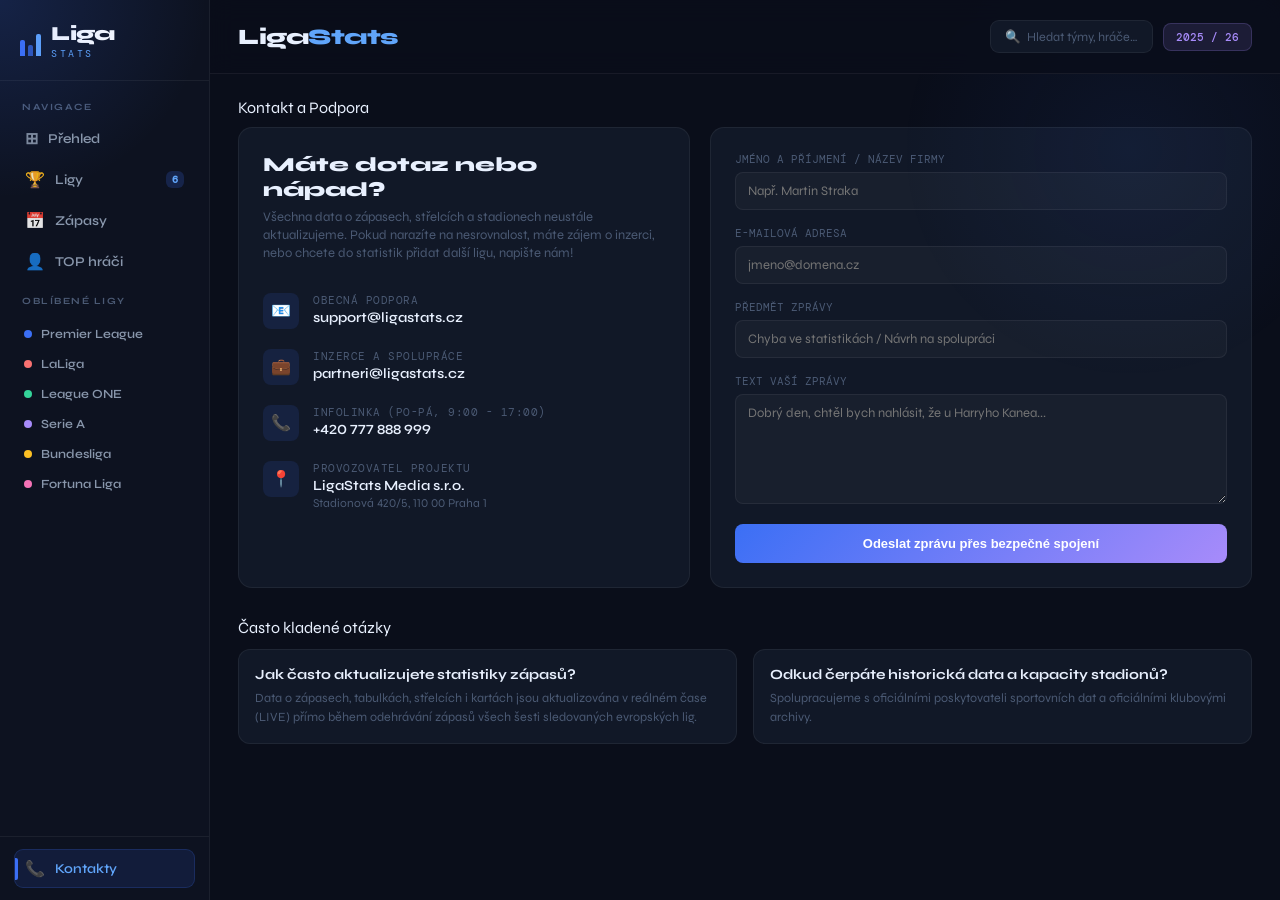
<file: kontakt.html>
<!DOCTYPE html>
<html lang="cs">

<head>
    <meta charset="UTF-8">
    <meta name="viewport" content="width=device-width, initial-scale=1.0">
    <title>LigaStats – Kontakty</title>
    <link rel="preconnect" href="https://fonts.googleapis.com">
    <link
        href="https://fonts.googleapis.com/css2?family=Syne:wght@400;600;700;800&family=DM+Mono:wght@400;500&display=swap"
        rel="stylesheet">
    <link rel="stylesheet" href="styles.css">
    <link rel="icon" href="data:image/svg+xml,<svg xmlns=%22http://www.w3.org/2000/svg%22 viewBox=%220 0 100 100%22><text y=%22.9em%22 font-size=%2290%22>⚽</text></svg>">
    <style>
        
        .contact-grid {
            display: grid;
            grid-template-columns: 1fr 1.2fr;
            gap: 20px;
            margin-top: 10px;
            margin-bottom: 30px;
        }

        .contact-info-card {
            background: var(--card);
            border: 1px solid var(--border);
            border-radius: 14px;
            padding: 24px;
            display: flex;
            flex-direction: column;
            gap: 20px;
        }

        .contact-item {
            display: flex;
            align-items: flex-start;
            gap: 14px;
        }

        .contact-icon {
            width: 36px;
            height: 36px;
            border-radius: 8px;
            background: rgba(59, 111, 245, 0.12);
            display: flex;
            align-items: center;
            justify-content: center;
            font-size: 16px;
            flex-shrink: 0;
            color: var(--accent2);
        }

        .contact-text-title {
            font-size: 11px;
            font-family: var(--font-mono);
            color: var(--muted);
            text-transform: uppercase;
            letter-spacing: 0.5px;
        }

        .contact-text-value {
            font-size: 14px;
            font-weight: 600;
            color: var(--text);
            margin-top: 2px;
        }

        /* Kontaktní formulář */
        .form-card {
            background: var(--card);
            border: 1px solid var(--border);
            border-radius: 14px;
            padding: 24px;
        }

        .form-group {
            margin-bottom: 16px;
        }

        .form-group label {
            display: block;
            font-size: 11px;
            font-family: var(--font-mono);
            color: var(--muted);
            text-transform: uppercase;
            margin-bottom: 6px;
        }

        .form-control {
            width: 100%;
            background: rgba(255, 255, 255, 0.03);
            border: 1px solid var(--border);
            border-radius: 8px;
            padding: 10px 12px;
            color: var(--text);
            font-size: 13px;
            font-family: inherit;
            transition: border-color 0.2s, box-shadow 0.2s;
        }

        .form-control:focus {
            outline: none;
            border-color: var(--accent2);
            box-shadow: 0 0 0 2px rgba(59, 111, 245, 0.15);
        }

        textarea.form-control {
            resize: vertical;
            min-height: 110px;
        }

      
        .btn-submit {
            background: linear-gradient(135deg, #3b6ff5 0%, #a78bfa 100%);
            color: #fff;
            border: none;
            border-radius: 8px;
            padding: 12px 20px;
            font-size: 13px;
            font-weight: 700;
            cursor: pointer;
            width: 100%;
            transition: transform 0.2s, box-shadow 0.2s;
        }

        .btn-submit:hover {
            transform: translateY(-2px);
            box-shadow: 0 6px 20px rgba(59, 111, 245, 0.3);
        }

        /* Sekce FAQ / Často kladené dotazy pro bohatší obsah */
        .faq-section {
            margin-top: 10px;
        }

        .faq-grid {
            display: grid;
            grid-template-columns: 1fr 1fr;
            gap: 16px;
            margin-top: 12px;
        }

        .faq-item {
            background: var(--card);
            border: 1px solid var(--border);
            border-radius: 12px;
            padding: 16px;
        }

        .faq-question {
            font-size: 14px;
            font-weight: 700;
            color: var(--text);
            margin-bottom: 6px;
        }

        .faq-answer {
            font-size: 12.5px;
            color: var(--muted);
            line-height: 1.5;
        }


        .contact-text-value {
            font-variant-numeric: lining-nums;
            -moz-font-feature-settings: "lnum";
            -webkit-font-feature-settings: "lnum";
            font-feature-settings: "lnum";
        }

        @media (max-width: 900px) {

            .contact-grid,
            .faq-grid {
                grid-template-columns: 1fr;
            }
        }
    </style>
</head>

<body>

    <div class="sidebar-overlay" id="overlay" onclick="closeSidebar()"></div>
    <nav class="sidebar">
        <div class="logo">
            <div class="logo-icon">
                <span></span><span></span><span></span>
            </div>
            <div class="logo-text">
                <strong>Liga</strong><br>
                <em>STATS</em>
            </div>
        </div>

        <div class="nav-section">
            <div class="nav-label">Navigace</div>
            <a class="nav-item" href="index.html">
                <span class="nav-icon">⊞</span> Přehled
            </a>
            <a class="nav-item" href="#">
                <span class="nav-icon">🏆</span> Ligy
                <span class="nav-badge">6</span>
            </a>
            <a class="nav-item" href="zapasy.html">
                <span class="nav-icon">📅</span> Zápasy
            </a>
            <a class="nav-item" href="#">
                <span class="nav-icon">👤</span> TOP hráči
            </a>
        </div>

        <div class="nav-label" style="padding: 4px 22px 6px;">Oblíbené ligy</div>
        <div class="sidebar-leagues">
            <div class="league-row" onclick="window.location.href='premier-league.html'">
                <div class="league-dot" style="background:#3b6ff5;"></div>
                <span class="league-row-name">Premier League</span>
            </div>
            <div class="league-row" onclick="window.location.href='laliga.html'">
                <div class="league-dot" style="background:#f87171;"></div>
                <span class="league-row-name">LaLiga</span>
            </div>
            <div class="league-row">
                <div class="league-dot" style="background:#34d399;"></div>
                <span class="league-row-name">League ONE</span>
            </div>
            <div class="league-row">
                <div class="league-dot" style="background:#a78bfa;"></div>
                <span class="league-row-name">Serie A</span>
            </div>
            <div class="league-row">
                <div class="league-dot" style="background:#fbbf24;"></div>
                <span class="league-row-name">Bundesliga</span>
            </div>
            <div class="league-row">
                <div class="league-dot" style="background:#f472b6;"></div>
                <span class="league-row-name">Fortuna Liga</span>
            </div>
        </div>

        <div class="sidebar-footer">
            <a class="nav-item active" href="kontakt.html" style="margin-bottom:0;">
                <span class="nav-icon">📞</span> Kontakty
            </a>
        </div>
    </nav>

    <main class="main">

        <div class="topbar">
            <div style="display:flex;align-items:center;gap:12px;">
                <div class="hamburger" id="hamburger" onclick="toggleSidebar()">
                    <span></span><span></span><span></span>
                </div>
                <div class="page-title">Liga<span>Stats</span></div>
            </div>
            <div class="topbar-right">
                <div class="search">🔍 &nbsp;Hledat týmy, hráče…</div>
                <div class="season-badge">2025 / 26</div>
            </div>
        </div>

        <div class="content">

            <div class="section-label">Kontakt a Podpora</div>

            <div class="contact-grid">

                <div class="contact-info-card">
                    <div style="margin-bottom: 10px;">
                        <h2 style="font-size: 20px; font-weight: 800; color: var(--text); margin-bottom: 6px;">Máte
                            dotaz nebo nápad?</h2>
                        <p style="font-size: 13px; color: var(--muted); line-height: 1.4;">Všechna data o zápasech,
                            střelcích a stadionech neustále aktualizujeme. Pokud narazíte na nesrovnalost, máte zájem o
                            inzerci, nebo chcete do statistik přidat další ligu, napište nám!</p>
                    </div>

                    <div class="contact-item">
                        <div class="contact-icon">📧</div>
                        <div>
                            <div class="contact-text-title">Obecná podpora</div>
                            <div class="contact-text-value">support@ligastats.cz</div>
                        </div>
                    </div>

                    <div class="contact-item">
                        <div class="contact-icon">💼</div>
                        <div>
                            <div class="contact-text-title">Inzerce a spolupráce</div>
                            <div class="contact-text-value">partneri@ligastats.cz</div>
                        </div>
                    </div>

                    <div class="contact-item">
                        <div class="contact-icon">📞</div>
                        <div>
                            <div class="contact-text-title">Infolinka (Po-Pá, 9:00 - 17:00)</div>
                            <div class="contact-text-value">+420 777 888 999</div>
                        </div>
                    </div>

                    <div class="contact-item">
                        <div class="contact-icon">📍</div>
                        <div>
                            <div class="contact-text-title">Provozovatel projektu</div>
                            <div class="contact-text-value">LigaStats Media s.r.o.<br><span
                                    style="font-size:12px; color:var(--muted); font-weight:400;">Stadionová 420/5, 110
                                    00 Praha 1</span></div>
                        </div>
                    </div>
                </div>

                <div class="form-card">
                    <form action="#" method="POST"
                        onsubmit="alert('Zpráva byla úspěšně odeslána! Budeme vás kontaktovat co nejdříve.'); return false;">
                        <div class="form-group">
                            <label for="name">Jméno a Příjmení / Název firmy</label>
                            <input type="text" id="name" class="form-control" placeholder="Např. Martin Straka"
                                required>
                        </div>

                        <div class="form-group">
                            <label for="email">E-mailová adresa</label>
                            <input type="email" id="email" class="form-control" placeholder="jmeno@domena.cz" required>
                        </div>

                        <div class="form-group">
                            <label for="subject">Předmět zprávy</label>
                            <input type="text" id="subject" class="form-control"
                                placeholder="Chyba ve statistikách / Návrh na spolupráci" required>
                        </div>

                        <div class="form-group">
                            <label for="message">Text vaší zprávy</label>
                            <textarea id="message" class="form-control"
                                placeholder="Dobrý den, chtěl bych nahlásit, že u Harryho Kanea..." required></textarea>
                        </div>

                        <button type="submit" class="btn-submit">Odeslat zprávu přes bezpečné spojení</button>
                    </form>
                </div>

            </div>

            <div class="section-label class-faq-title">Často kladené otázky</div>
            <div class="faq-grid">
                <div class="faq-item">
                    <div class="faq-question">Jak často aktualizujete statistiky zápasů?</div>
                    <div class="faq-answer">Data o zápasech, tabulkách, střelcích i kartách jsou aktualizována v reálném
                        čase (LIVE) přímo během odehrávání zápasů všech šesti sledovaných evropských lig.</div>
                </div>
                <div class="faq-item">
                    <div class="faq-question">Odkud čerpáte historická data a kapacity stadionů?</div>
                    <div class="faq-answer">Spolupracujeme s oficiálními poskytovateli sportovních dat a oficiálními klubovými archivy.</div>
                </div>
            </div>
        </div>
    </main>

    <script>
        function toggleSidebar() {
            document.querySelector('.sidebar').classList.toggle('open');
            document.getElementById('hamburger').classList.toggle('open');
            document.getElementById('overlay').classList.toggle('visible');
        }
        function closeSidebar() {
            document.querySelector('.sidebar').classList.remove('open');
            document.getElementById('hamburger').classList.remove('open');
            document.getElementById('overlay').classList.remove('visible');
        }
    </script>

</body>
</html>
</file>
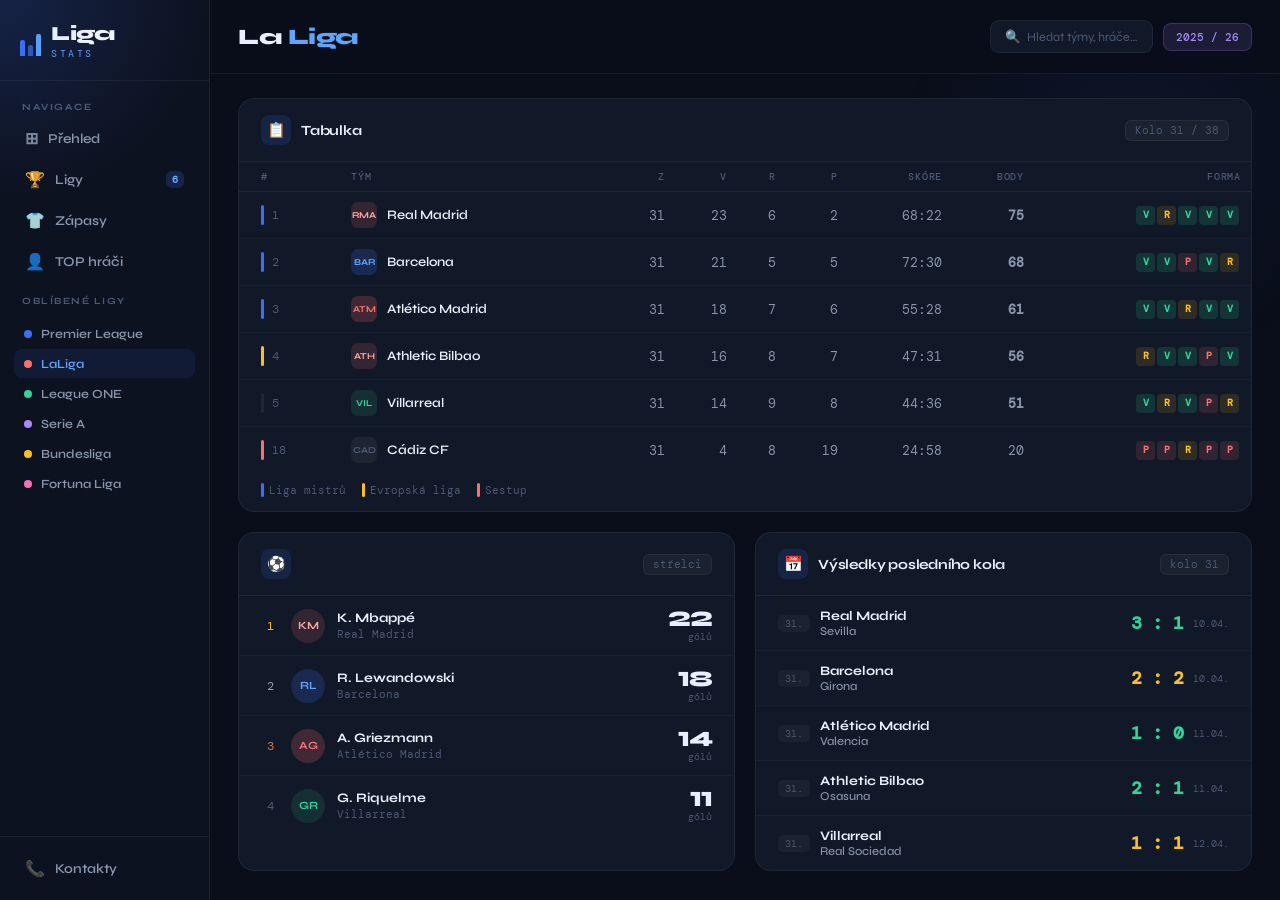
<file: laliga.html>
<!DOCTYPE html>
<html lang="cs">

<head>
  <meta charset="UTF-8">
  <meta name="viewport" content="width=device-width, initial-scale=1.0">
  <title>LigaStats – LaLiga</title>
  <link rel="preconnect" href="https://fonts.googleapis.com">
  <link href="https://fonts.googleapis.com/css2?family=Syne:wght@400;600;700;800&family=DM+Mono:wght@400;500&display=swap" rel="stylesheet">
  <link rel="icon" href="data:image/svg+xml,<svg xmlns=%22http://www.w3.org/2000/svg%22 viewBox=%220 0 100 100%22><text y=%22.9em%22 font-size=%2290%22>⚽</text></svg>">
  <link rel="stylesheet" href="styles.css">
  <style>
   
    .standings td, 
    .scorer-num, 
    .match-score,
    .season-badge {
      font-variant-numeric: lining-nums;
      -moz-font-feature-settings: "lnum";
      -webkit-font-feature-settings: "lnum";
      font-feature-settings: "lnum";
    }
  </style>
</head>

<body>

  <!-- SIDEBAR -->
  <div class="sidebar-overlay" id="overlay" onclick="closeSidebar()"></div>
  <nav class="sidebar">
    <div class="logo">
      <div class="logo-icon">
        <span></span><span></span><span></span>
      </div>
      <div class="logo-text">
        <strong>Liga</strong><br>
        <em>STATS</em>
      </div>
    </div>

    <div class="nav-section">
      <div class="nav-label">Navigace</div>
      <a class="nav-item" href="index.html">
        <span class="nav-icon">⊞</span> Přehled
      </a>
      <a class="nav-item" href="#">
        <span class="nav-icon">🏆</span> Ligy
        <span class="nav-badge">6</span>
      </a>
      <a class="nav-item" href="zapasy.html">
        <span class="nav-icon">👕</span> Zápasy
      </a>
      <a class="nav-item" href="#">
        <span class="nav-icon">👤</span> TOP hráči
      </a>
    </div>

    <div class="nav-label" style="padding: 4px 22px 6px;">Oblíbené ligy</div>
    <div class="sidebar-leagues">
      <div class="league-row" onclick="window.location.href='premier-league.html'">
        <div class="league-dot" style="background:#3b6ff5;"></div>
        <span class="league-row-name">Premier League</span>
      </div>
      <div class="league-row active" onclick="window.location.href='laliga.html'">
        <div class="league-dot" style="background:#f87171;"></div>
        <span class="league-row-name">LaLiga</span>
      </div>
      <div class="league-row">
        <div class="league-dot" style="background:#34d399;"></div>
        <span class="league-row-name">League ONE</span>
      </div>
      <div class="league-row">
        <div class="league-dot" style="background:#a78bfa;"></div>
        <span class="league-row-name">Serie A</span>
      </div>
      <div class="league-row">
        <div class="league-dot" style="background:#fbbf24;"></div>
        <span class="league-row-name">Bundesliga</span>
      </div>
      <div class="league-row">
        <div class="league-dot" style="background:#f472b6;"></div>
        <span class="league-row-name">Fortuna Liga</span>
      </div>
    </div>

    <div class="sidebar-footer">
      <a class="nav-item" href="kontakt.html" style="margin-bottom:0;">
        <span class="nav-icon">📞</span> Kontakty
      </a>
    </div>
  </nav>

  
  <main class="main">

    <div class="topbar">
      <div style="display:flex;align-items:center;gap:12px;">
        <div class="hamburger" id="hamburger" onclick="toggleSidebar()">
          <span></span><span></span><span></span>
        </div>
        <div class="page-title">La <span>Liga</span></div>
      </div>
      <div class="topbar-right">
        <div class="search">🔍 &nbsp;Hledat týmy, hráče…</div>
        <div class="season-badge">2025 / 26</div>
      </div>
    </div>

    <div class="content">


      <div class="card">
        <div class="card-header">
          <div class="card-title">
            <div class="card-title-icon">📋</div>
            Tabulka
          </div>
          <span class="card-tag">Kolo 31 / 38</span>
        </div>
        
      
        <div class="table-scroll">
          <table class="standings">
            <thead>
              <tr>
                <th>#</th>
                <th style="text-align:left">Tým</th>
                <th>Z</th><th>V</th><th>R</th><th>P</th>
                <th>Skóre</th><th>Body</th><th>Forma</th>
              </tr>
            </thead>
            <tbody>
             
              <tr>
                <td><div class="pos-cell"><div class="pos-indicator ind-cl"></div><span class="pos-num">1</span></div></td>
                <td><div class="team-cell"><div class="team-badge" style="background:rgba(248,113,113,0.15);color:#fca5a5;">RMA</div><span class="team-name">Real Madrid</span></div></td>
                <td class="val-muted">31</td><td class="val-green">23</td><td class="val-muted">6</td><td class="val-muted">2</td>
                <td class="val-muted">68:22</td><td class="val-hi">75</td>
                <td><span class="form-pip fw">V</span><span class="form-pip fd">R</span><span class="form-pip fw">V</span><span class="form-pip fw">V</span><span class="form-pip fw">V</span></td>
              </tr>
              <tr>
                <td><div class="pos-cell"><div class="pos-indicator ind-cl"></div><span class="pos-num">2</span></div></td>
                <td><div class="team-cell"><div class="team-badge" style="background:rgba(59,111,245,0.2);color:#60a5fa;">BAR</div><span class="team-name">Barcelona</span></div></td>
                <td class="val-muted">31</td><td class="val-green">21</td><td class="val-muted">5</td><td class="val-muted">5</td>
                <td class="val-muted">72:30</td><td class="val-hi">68</td>
                <td><span class="form-pip fw">V</span><span class="form-pip fw">V</span><span class="form-pip fl">P</span><span class="form-pip fw">V</span><span class="form-pip fd">R</span></td>
              </tr>
              <tr>
                <td><div class="pos-cell"><div class="pos-indicator ind-cl"></div><span class="pos-num">3</span></div></td>
                <td><div class="team-cell"><div class="team-badge" style="background:rgba(248,113,113,0.2);color:#f87171;">ATM</div><span class="team-name">Atlético Madrid</span></div></td>
                <td class="val-muted">31</td><td class="val-green">18</td><td class="val-muted">7</td><td class="val-muted">6</td>
                <td class="val-muted">55:28</td><td class="val-hi">61</td>
                <td><span class="form-pip fw">V</span><span class="form-pip fw">V</span><span class="form-pip fd">R</span><span class="form-pip fw">V</span><span class="form-pip fw">V</span></td>
              </tr>
              <tr>
                <td><div class="pos-cell"><div class="pos-indicator ind-el"></div><span class="pos-num">4</span></div></td>
                <td><div class="team-cell"><div class="team-badge" style="background:rgba(248,113,113,0.15);color:#fca5a5;">ATH</div><span class="team-name">Athletic Bilbao</span></div></td>
                <td class="val-muted">31</td><td class="val-muted">16</td><td class="val-muted">8</td><td class="val-muted">7</td>
                <td class="val-muted">47:31</td><td class="val-hi">56</td>
                <td><span class="form-pip fd">R</span><span class="form-pip fw">V</span><span class="form-pip fw">V</span><span class="form-pip fl">P</span><span class="form-pip fw">V</span></td>
              </tr>
              <tr>
                <td><div class="pos-cell"><div class="pos-indicator ind-na"></div><span class="pos-num">5</span></div></td>
                <td><div class="team-cell"><div class="team-badge" style="background:rgba(52,211,153,0.12);color:#34d399;">VIL</div><span class="team-name">Villarreal</span></div></td>
                <td class="val-muted">31</td><td class="val-muted">14</td><td class="val-muted">9</td><td class="val-muted">8</td>
                <td class="val-muted">44:36</td><td class="val-hi">51</td>
                <td><span class="form-pip fw">V</span><span class="form-pip fd">R</span><span class="form-pip fw">V</span><span class="form-pip fl">P</span><span class="form-pip fd">R</span></td>
              </tr>
              <tr>
                <td><div class="pos-cell"><div class="pos-indicator ind-rel"></div><span class="pos-num">18</span></div></td>
                <td><div class="team-cell"><div class="team-badge" style="background:rgba(255,255,255,0.05);color:#4b5a74;">CAD</div><span class="team-name">Cádiz CF</span></div></td>
                <td class="val-muted">31</td><td class="val-muted">4</td><td class="val-muted">8</td><td class="val-red">19</td>
                <td class="val-muted">24:58</td><td class="val-red">20</td>
                <td><span class="form-pip fl">P</span><span class="form-pip fl">P</span><span class="form-pip fd">R</span><span class="form-pip fl">P</span><span class="form-pip fl">P</span></td>
              </tr>
            </tbody>
          </table>
        </div>

        <div class="legend">
          <div class="legend-item"><div class="legend-bar" style="background:var(--accent);"></div> Liga mistrů</div>
          <div class="legend-item"><div class="legend-bar" style="background:var(--yellow);"></div> Evropská liga</div>
          <div class="legend-item"><div class="legend-bar" style="background:var(--red);"></div> Sestup</div>
        </div>
      </div>


      <div class="two-col">

     
        <div class="card">
          <div class="card-header">
            <div class="card-title">
              <div class="card-title-icon">⚽</div>
           
            </div>
            <span class="card-tag">střelci</span>
          </div>
          <div class="scorer-row">
            <div class="scorer-rank gold">1</div>
            <div class="scorer-avatar" style="background:rgba(248,113,113,0.15);color:#fca5a5;">KM</div>
            <div class="scorer-info">
              <div class="scorer-name">K. Mbappé</div>
              <div class="scorer-club">Real Madrid</div>
            </div>
            <div class="scorer-stat">
              <div class="scorer-num">22</div>
              <div class="scorer-sub">gólů</div>
            </div>
          </div>
          <div class="scorer-row">
            <div class="scorer-rank silver">2</div>
            <div class="scorer-avatar" style="background:rgba(59,111,245,0.2);color:#60a5fa;">RL</div>
            <div class="scorer-info">
              <div class="scorer-name">R. Lewandowski</div>
              <div class="scorer-club">Barcelona</div>
            </div>
            <div class="scorer-stat">
              <div class="scorer-num">18</div>
              <div class="scorer-sub">gólů</div>
            </div>
          </div>
          <div class="scorer-row">
            <div class="scorer-rank bronze">3</div>
            <div class="scorer-avatar" style="background:rgba(248,113,113,0.2);color:#f87171;">AG</div>
            <div class="scorer-info">
              <div class="scorer-name">A. Griezmann</div>
              <div class="scorer-club">Atlético Madrid</div>
            </div>
            <div class="scorer-stat">
              <div class="scorer-num">14</div>
              <div class="scorer-sub">gólů</div>
            </div>
          </div>
          <div class="scorer-row">
            <div class="scorer-rank">4</div>
            <div class="scorer-avatar" style="background:rgba(52,211,153,0.12);color:#34d399;">GR</div>
            <div class="scorer-info">
              <div class="scorer-name">G. Riquelme</div>
              <div class="scorer-club">Villarreal</div>
            </div>
            <div class="scorer-stat">
              <div class="scorer-num">11</div>
              <div class="scorer-sub">gólů</div>
            </div>
          </div>
        </div>

    
        <div class="card">
          <div class="card-header">
            <div class="card-title">
              <div class="card-title-icon">📅</div>
              Výsledky posledního kola
            </div>
            <span class="card-tag">kolo 31</span>
          </div>
          <div class="match-row">
            <span class="match-round">31.</span>
            <div class="match-teams">
              <div class="match-home">Real Madrid</div>
              <div class="match-away">Sevilla</div>
            </div>
            <div class="match-score win">3 : 1</div>
            <div class="match-date">10.04.</div>
          </div>
          <div class="match-row">
            <span class="match-round">31.</span>
            <div class="match-teams">
              <div class="match-home">Barcelona</div>
              <div class="match-away">Girona</div>
            </div>
            <div class="match-score draw">2 : 2</div>
            <div class="match-date">10.04.</div>
          </div>
          <div class="match-row">
            <span class="match-round">31.</span>
            <div class="match-teams">
              <div class="match-home">Atlético Madrid</div>
              <div class="match-away">Valencia</div>
            </div>
            <div class="match-score win">1 : 0</div>
            <div class="match-date">11.04.</div>
          </div>
          <div class="match-row">
            <span class="match-round">31.</span>
            <div class="match-teams">
              <div class="match-home">Athletic Bilbao</div>
              <div class="match-away">Osasuna</div>
            </div>
            <div class="match-score win">2 : 1</div>
            <div class="match-date">11.04.</div>
          </div>
          <div class="match-row">
            <span class="match-round">31.</span>
            <div class="match-teams">
              <div class="match-home">Villarreal</div>
              <div class="match-away">Real Sociedad</div>
            </div>
            <div class="match-score draw">1 : 1</div>
            <div class="match-date">12.04.</div>
          </div>
        </div>

      </div>
    </div>
  </main>

  <script>
    function toggleSidebar() {
      document.querySelector('.sidebar').classList.toggle('open');
      document.getElementById('hamburger').classList.toggle('open');
      document.getElementById('overlay').classList.toggle('visible');
    }
    function closeSidebar() {
      document.querySelector('.sidebar').classList.remove('open');
      document.getElementById('hamburger').classList.remove('open');
      document.getElementById('overlay').classList.remove('visible');
    }
  </script>

</body>
</html>
</file>
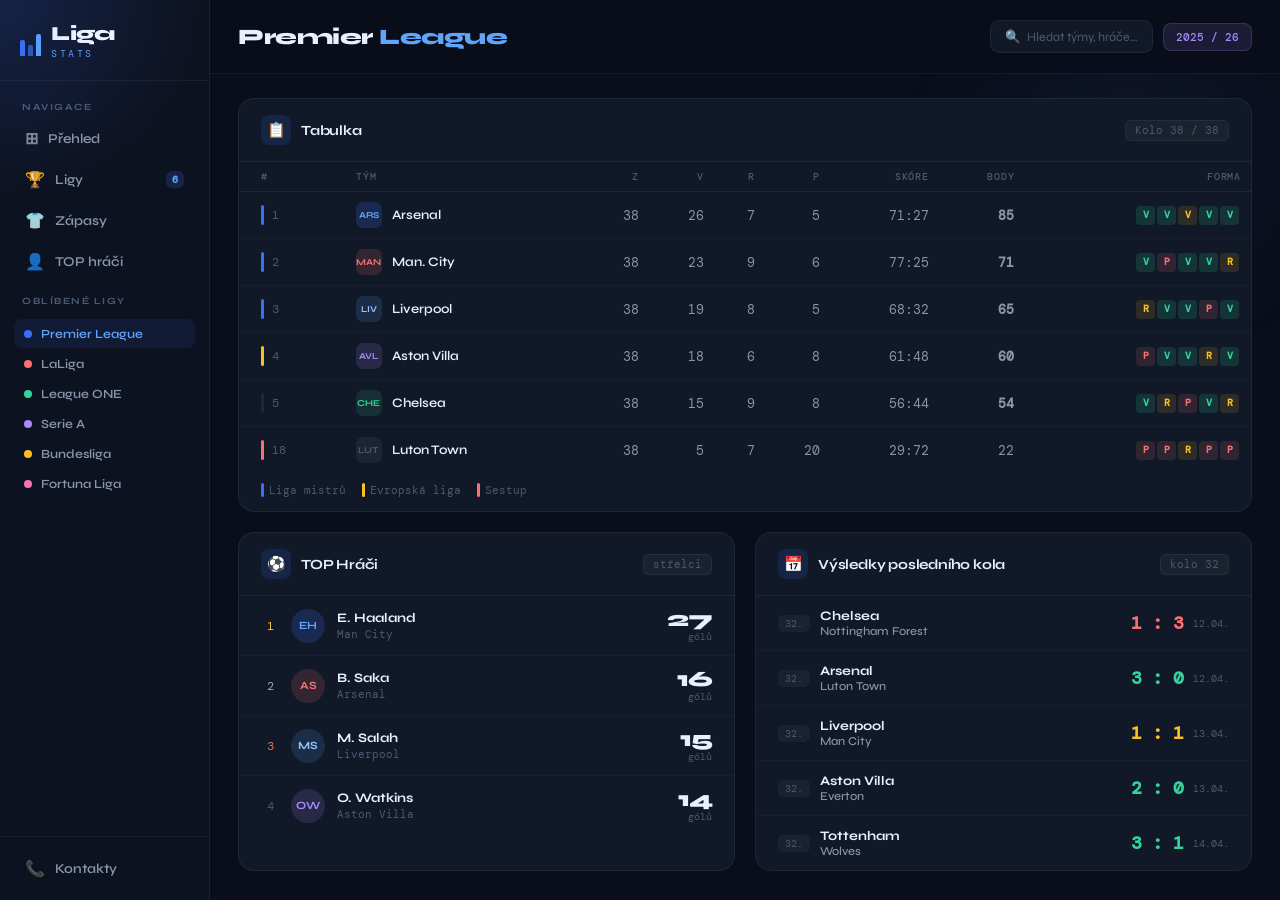
<file: premier-league.html>
<!DOCTYPE html>
<html lang="cs">

<head>
  <meta charset="UTF-8">
  <meta name="viewport" content="width=device-width, initial-scale=1.0">
  <title>LigaStats</title>
  <link rel="preconnect" href="https://fonts.googleapis.com">
  <link
    href="https://fonts.googleapis.com/css2?family=Syne:wght@400;600;700;800&family=DM+Mono:wght@400;500&display=swap"
    rel="stylesheet">
  <link rel="stylesheet" href="styles.css">
  <link rel="icon" href="data:image/svg+xml,<svg xmlns=%22http://www.w3.org/2000/svg%22 viewBox=%220 0 100 100%22><text y=%22.9em%22 font-size=%2290%22>⚽</text></svg>">
</head>

<body>


  <div class="sidebar-overlay" id="overlay" onclick="closeSidebar()"></div>
  <nav class="sidebar">
    
    <div class="logo">
      <div class="logo-icon">
        <span></span><span></span><span></span>
      </div>
      <div class="logo-text">
        <strong>Liga</strong><br>
        <em>STATS</em>
      </div>
    </div>

    <div class="nav-section">
      <div class="nav-label">Navigace</div>
      <a class="nav-item" href="index.html">
        <span class="nav-icon">⊞</span> Přehled
      </a>
      <a class="nav-item" href="#">
        <span class="nav-icon">🏆</span> Ligy
        <span class="nav-badge">6</span>
      </a>
      <a class="nav-item" href="zapasy.html">
        <span class="nav-icon">👕</span> Zápasy
      </a>
      <a class="nav-item" href="#">
        <span class="nav-icon">👤</span> TOP hráči
      </a>
    </div>

    <div class="nav-label" style="padding: 4px 22px 6px;">Oblíbené ligy</div>
    <div class="sidebar-leagues">
      <div class="league-row active">
        <div class="league-dot" style="background:#3b6ff5;"></div>
        <span class="league-row-name">Premier League</span>
      </div>
      <div class="league-row" onclick="window.location.href='laliga.html'">
        <div class="league-dot" style="background:#f87171;"></div>
        <span class="league-row-name">LaLiga</span>
        
      </div>
      <div class="league-row">
        <div class="league-dot" style="background:#34d399;"></div>
        <span class="league-row-name">League ONE</span>
      </div>
      <div class="league-row">
        <div class="league-dot" style="background:#a78bfa;"></div>
        <span class="league-row-name">Serie A</span>
      </div>
      <div class="league-row">
        <div class="league-dot" style="background:#fbbf24;"></div>
        <span class="league-row-name">Bundesliga</span>
      </div>
      <div class="league-row">
        <div class="league-dot" style="background:#f472b6;"></div>
        <span class="league-row-name">Fortuna Liga</span>
      </div>
    </div>

    <div class="sidebar-footer">
      <a class="nav-item" href="kontakt.html" style="margin-bottom:0;">
        <span class="nav-icon">📞</span> Kontakty
      </a>
    </div>
  </nav>


  <main class="main">

    <div class="topbar">
      <div style="display:flex;align-items:center;gap:12px;">
        <div class="hamburger" id="hamburger" onclick="toggleSidebar()">
          <span></span><span></span><span></span>
        </div>
        <div class="page-title">Premier <span>League</span></div>
      </div>
      <div class="topbar-right">
        <div class="search">🔍 &nbsp;Hledat týmy, hráče…</div>
        <div class="season-badge">2025 / 26</div>
      </div>
    </div>

    <div class="content">


      <div class="card">
        <div class="card-header">
          <div class="card-title">
            <div class="card-title-icon">📋</div>
            Tabulka
          </div>
          <span class="card-tag">Kolo 38 / 38</span>
        </div>
        <table class="standings">
          <thead>
            <tr>
              <th>#</th>
              <th style="text-align:left">Tým</th>
              <th>Z</th>
              <th>V</th>
              <th>R</th>
              <th>P</th>
              <th>Skóre</th>
              <th>Body</th>
              <th>Forma</th>
            </tr>
          </thead>
          <tbody>
            <tr>
              <td>
                <div class="pos-cell">
                  <div class="pos-indicator ind-cl"></div><span class="pos-num">1</span>
                </div>
              </td>
              <td>
                <div class="team-cell">
                  <div class="team-badge" style="background:rgba(59,111,245,0.2);color:#60a5fa;">ARS</div><span
                    class="team-name">Arsenal</span>
                </div>
              </td>
              <td class="val-muted">38</td>
              <td class="val-green">26</td>
              <td class="val-muted">7</td>
              <td class="val-muted">5</td>
              <td class="val-muted">71:27</td>
              <td class="val-hi">85</td>
              <td><span class="form-pip fw">V</span><span class="form-pip fw">V</span><span
                  class="form-pip fd">V</span><span class="form-pip fw">V</span><span class="form-pip fw">V</span></td>
            </tr>
            <tr>
              <td>
                <div class="pos-cell">
                  <div class="pos-indicator ind-cl"></div><span class="pos-num">2</span>
                </div>
              </td>
              <td>
                <div class="team-cell">
                  <div class="team-badge" style="background:rgba(248,113,113,0.15);color:#f87171;">MAN</div><span
                    class="team-name">Man. City</span>
                </div>
              </td>
              <td class="val-muted">38</td>
              <td class="val-green">23</td>
              <td class="val-muted">9</td>
              <td class="val-muted">6</td>
              <td class="val-muted">77:25</td>
              <td class="val-hi">71</td>
              <td><span class="form-pip fw">V</span><span class="form-pip fl">P</span><span
                  class="form-pip fw">V</span><span class="form-pip fw">V</span><span class="form-pip fd">R</span></td>
            </tr>
            <tr>
              <td>
                <div class="pos-cell">
                  <div class="pos-indicator ind-cl"></div><span class="pos-num">3</span>
                </div>
              </td>
              <td>
                <div class="team-cell">
                  <div class="team-badge" style="background:rgba(96,165,250,0.15);color:#93c5fd;">LIV</div><span
                    class="team-name">Liverpool</span>
                </div>
              </td>
              <td class="val-muted">38</td>
              <td class="val-green">19</td>
              <td class="val-muted">8</td>
              <td class="val-muted">5</td>
              <td class="val-muted">68:32</td>
              <td class="val-hi">65</td>
              <td><span class="form-pip fd">R</span><span class="form-pip fw">V</span><span
                  class="form-pip fw">V</span><span class="form-pip fl">P</span><span class="form-pip fw">V</span></td>
            </tr>
            <tr>
              <td>
                <div class="pos-cell">
                  <div class="pos-indicator ind-el"></div><span class="pos-num">4</span>
                </div>
              </td>
              <td>
                <div class="team-cell">
                  <div class="team-badge" style="background:rgba(167,139,250,0.15);color:#a78bfa;">AVL</div><span
                    class="team-name">Aston Villa</span>
                </div>
              </td>
              <td class="val-muted">38</td>
              <td class="val-muted">18</td>
              <td class="val-muted">6</td>
              <td class="val-muted">8</td>
              <td class="val-muted">61:48</td>
              <td class="val-hi">60</td>
              <td><span class="form-pip fl">P</span><span class="form-pip fw">V</span><span
                  class="form-pip fw">V</span><span class="form-pip fd">R</span><span class="form-pip fw">V</span></td>
            </tr>
            <tr>
              <td>
                <div class="pos-cell">
                  <div class="pos-indicator ind-na"></div><span class="pos-num">5</span>
                </div>
              </td>
              <td>
                <div class="team-cell">
                  <div class="team-badge" style="background:rgba(52,211,153,0.12);color:#34d399;">CHE</div><span
                    class="team-name">Chelsea</span>
                </div>
              </td>
              <td class="val-muted">38</td>
              <td class="val-muted">15</td>
              <td class="val-muted">9</td>
              <td class="val-muted">8</td>
              <td class="val-muted">56:44</td>
              <td class="val-hi">54</td>
              <td><span class="form-pip fw">V</span><span class="form-pip fd">R</span><span
                  class="form-pip fl">P</span><span class="form-pip fw">V</span><span class="form-pip fd">R</span></td>
            </tr>
            <tr>
              <td>
                <div class="pos-cell">
                  <div class="pos-indicator ind-rel"></div><span class="pos-num">18</span>
                </div>
              </td>
              <td>
                <div class="team-cell">
                  <div class="team-badge" style="background:rgba(255,255,255,0.05);color:#4b5a74;">LUT</div><span
                    class="team-name">Luton Town</span>
                </div>
              </td>
              <td class="val-muted">38</td>
              <td class="val-muted">5</td>
              <td class="val-muted">7</td>
              <td class="val-red">20</td>
              <td class="val-muted">29:72</td>
              <td class="val-red">22</td>
              <td><span class="form-pip fl">P</span><span class="form-pip fl">P</span><span
                  class="form-pip fd">R</span><span class="form-pip fl">P</span><span class="form-pip fl">P</span></td>
            </tr>
          </tbody>
        </table>
        <div class="legend">
          <div class="legend-item">
            <div class="legend-bar" style="background:var(--accent);"></div> Liga mistrů
          </div>
          <div class="legend-item">
            <div class="legend-bar" style="background:var(--yellow);"></div> Evropská liga
          </div>
          <div class="legend-item">
            <div class="legend-bar" style="background:var(--red);"></div> Sestup
          </div>
        </div>
      </div>


      <div class="two-col">

     
        <div class="card">
          <div class="card-header">
            <div class="card-title">
              <div class="card-title-icon">⚽</div>
              TOP Hráči
            </div>
            <span class="card-tag">střelci</span>
          </div>
          <div class="scorer-row">
            <div class="scorer-rank gold">1</div>
            <div class="scorer-avatar" style="background:rgba(59,111,245,0.2);color:#60a5fa;">EH</div>
            <div class="scorer-info">
              <div class="scorer-name">E. Haaland</div>
              <div class="scorer-club">Man City</div>
            </div>
            <div class="scorer-stat">
              <div class="scorer-num">27</div>
              <div class="scorer-sub">gólů</div>
            </div>
          </div>
          <div class="scorer-row">
            <div class="scorer-rank silver">2</div>
            <div class="scorer-avatar" style="background:rgba(248,113,113,0.15);color:#f87171;">AS</div>
            <div class="scorer-info">
              <div class="scorer-name">B. Saka</div>
              <div class="scorer-club">Arsenal</div>
            </div>
            <div class="scorer-stat">
              <div class="scorer-num">16</div>
              <div class="scorer-sub">gólů</div>
            </div>
          </div>
          <div class="scorer-row">
            <div class="scorer-rank bronze">3</div>
            <div class="scorer-avatar" style="background:rgba(96,165,250,0.15);color:#93c5fd;">MS</div>
            <div class="scorer-info">
              <div class="scorer-name">M. Salah</div>
              <div class="scorer-club">Liverpool</div>
            </div>
            <div class="scorer-stat">
              <div class="scorer-num">15</div>
              <div class="scorer-sub">gólů</div>
            </div>
          </div>
          <div class="scorer-row">
            <div class="scorer-rank">4</div>
            <div class="scorer-avatar" style="background:rgba(167,139,250,0.15);color:#a78bfa;">OW</div>
            <div class="scorer-info">
              <div class="scorer-name">O. Watkins</div>
              <div class="scorer-club">Aston Villa</div>
            </div>
            <div class="scorer-stat">
              <div class="scorer-num">14</div>
              <div class="scorer-sub">gólů</div>
            </div>
          </div>
        </div>

        <div class="card">
          <div class="card-header">
            <div class="card-title">
              <div class="card-title-icon">📅</div>
              Výsledky posledního kola
            </div>
            <span class="card-tag">kolo 32</span>
          </div>
          <div class="match-row">
            <span class="match-round">32.</span>
            <div class="match-teams">
              <div class="match-home">Chelsea</div>
              <div class="match-away">Nottingham Forest</div>
            </div>
            <div class="match-score loss">1 : 3</div>
            <div class="match-date">12.04.</div>
          </div>
          <div class="match-row">
            <span class="match-round">32.</span>
            <div class="match-teams">
              <div class="match-home">Arsenal</div>
              <div class="match-away">Luton Town</div>
            </div>
            <div class="match-score win">3 : 0</div>
            <div class="match-date">12.04.</div>
          </div>
          <div class="match-row">
            <span class="match-round">32.</span>
            <div class="match-teams">
              <div class="match-home">Liverpool</div>
              <div class="match-away">Man City</div>
            </div>
            <div class="match-score draw">1 : 1</div>
            <div class="match-date">13.04.</div>
          </div>
          <div class="match-row">
            <span class="match-round">32.</span>
            <div class="match-teams">
              <div class="match-home">Aston Villa</div>
              <div class="match-away">Everton</div>
            </div>
            <div class="match-score win">2 : 0</div>
            <div class="match-date">13.04.</div>
          </div>
          <div class="match-row">
            <span class="match-round">32.</span>
            <div class="match-teams">
              <div class="match-home">Tottenham</div>
              <div class="match-away">Wolves</div>
            </div>
            <div class="match-score win">3 : 1</div>
            <div class="match-date">14.04.</div>
          </div>
        </div>

      </div>
    </div>
  </main>
  <script>
    function toggleSidebar() {
      document.querySelector('.sidebar').classList.toggle('open');
      document.getElementById('hamburger').classList.toggle('open');
      document.getElementById('overlay').classList.toggle('visible');
    }
    function closeSidebar() {
      document.querySelector('.sidebar').classList.remove('open');
      document.getElementById('hamburger').classList.remove('open');
      document.getElementById('overlay').classList.remove('visible');
    }
</script>
</body>

</html>
</file>
<file: styles.css>
*, *::before, *::after { box-sizing: border-box; margin: 0; padding: 0; }

  :root {
    --bg:        #0a0e1a;
    --sidebar:   #0d1220;
    --card:      #111827;
    --card2:     #0f1623;
    --border:    rgba(255,255,255,0.06);
    --accent:    #3b6ff5;
    --accent2:   #60a5fa;
    --accent3:   #a78bfa;
    --green:     #34d399;
    --red:       #f87171;
    --yellow:    #fbbf24;
    --text:      #e8f0fe;
    --muted:     #4b5a74;
    --subtle:    #8896ab;
    --font-head: 'Syne', sans-serif;
    --font-mono: 'DM Mono', monospace;
  }

  html, body { height: 100%; overflow: hidden; }

  body {
    font-family: var(--font-head);
    background: var(--bg);
    color: var(--text);
    display: flex;
  }

  /*SIDEBAR*/
  .sidebar {
    width: 210px;
    min-width: 210px;
    background: var(--sidebar);
    border-right: 1px solid var(--border);
    display: flex;
    flex-direction: column;
    height: 100vh;
    position: relative;
    z-index: 10;
  }

  .sidebar::before {
    content: '';
    position: absolute;
    top: 0; left: 0; right: 0;
    height: 200px;
    background: radial-gradient(ellipse at 0% 0%, rgba(59,111,245,0.18) 0%, transparent 70%);
    pointer-events: none;
  }

  .logo {
    display: flex;
    align-items: center;
    gap: 10px;
    padding: 24px 20px 20px;
    border-bottom: 1px solid var(--border);
  }

  .logo-icon {
    display: flex;
    align-items: flex-end;
    gap: 3px;
    height: 28px;
  }
  .logo-icon span {
    display: block;
    width: 5px;
    border-radius: 2px 2px 0 0;
    background: var(--accent);
  }
  .logo-icon span:nth-child(1) { height: 16px; }
  .logo-icon span:nth-child(2) { height: 11px; background: var(--accent); opacity: 0.7; }
  .logo-icon span:nth-child(3) { height: 22px; background: var(--accent2); }

  .logo-text { line-height: 1; }
  .logo-text strong { font-size: 20px; font-weight: 800; color: #fff; letter-spacing: -0.5px; }
  .logo-text em { font-size: 10px; font-style: normal; color: var(--accent2); letter-spacing: 2.5px; font-family: var(--font-mono); }

  .nav-section { padding: 20px 14px 8px; }
  .nav-label {
    font-size: 9.5px;
    font-weight: 700;
    color: var(--muted);
    letter-spacing: 1.5px;
    text-transform: uppercase;
    padding: 0 8px;
    margin-bottom: 6px;
  }

  .nav-item {
    display: flex;
    align-items: center;
    gap: 10px;
    padding: 9px 10px;
    border-radius: 9px;
    font-size: 13.5px;
    font-weight: 600;
    color: var(--subtle);
    cursor: pointer;
    transition: all 0.18s;
    position: relative;
    border: 1px solid transparent;
    margin-bottom: 2px;
    text-decoration: none;
  }
  .nav-item:hover { background: rgba(255,255,255,0.04); color: var(--text); }
  .nav-item.active {
    background: rgba(59,111,245,0.12);
    color: var(--accent2);
    border-color: rgba(59,111,245,0.2);
  }
  .nav-item.active::before {
    content: '';
    position: absolute;
    left: 0; top: 50%;
    transform: translateY(-50%);
    width: 3px; height: 60%;
    background: var(--accent);
    border-radius: 0 2px 2px 0;
  }

  .nav-icon { font-size: 16px; opacity: 0.9; }

  .nav-badge {
    margin-left: auto;
    background: rgba(59,111,245,0.2);
    color: var(--accent2);
    font-size: 10px;
    font-family: var(--font-mono);
    padding: 2px 6px;
    border-radius: 6px;
  }

  .sidebar-leagues { padding: 0 14px 12px; flex: 1; overflow-y: auto; }
  .sidebar-leagues::-webkit-scrollbar { display: none; }

  .league-row {
    display: flex;
    align-items: center;
    gap: 9px;
    padding: 7px 10px;
    border-radius: 8px;
    cursor: pointer;
    margin-bottom: 1px;
    transition: background 0.15s;
  }
  .league-row:hover { background: rgba(255,255,255,0.04); }
  .league-row.active { background: rgba(59,111,245,0.1); }

  .league-dot {
    width: 8px; height: 8px;
    border-radius: 50%;
    flex-shrink: 0;
  }
  .league-row-name {
    font-size: 12.5px;
    font-weight: 600;
    color: var(--subtle);
  }
  .league-row.active .league-row-name { color: var(--accent2); }

  .sidebar-footer {
    padding: 12px 14px;
    border-top: 1px solid var(--border);
  }

  /* ── MAIN ─*/
  .main {
    flex: 1;
    height: 100vh;
    overflow-y: auto;
    background: var(--bg);
    position: relative;
  }

  .main::before {
    content: '';
    position: fixed;
    top: -100px; right: -100px;
    width: 500px; height: 500px;
    background: radial-gradient(circle, rgba(59,111,245,0.07) 0%, transparent 65%);
    pointer-events: none;
  }

  .topbar {
    display: flex;
    align-items: center;
    justify-content: space-between;
    padding: 20px 28px;
    border-bottom: 1px solid var(--border);
    position: sticky;
    top: 0;
    background: rgba(10,14,26,0.85);
    backdrop-filter: blur(12px);
    z-index: 5;
  }

  .page-title {
    font-size: 22px;
    font-weight: 800;
    color: var(--text);
    letter-spacing: -0.5px;
  }
  .page-title span { color: var(--accent2); }

  .topbar-right { display: flex; align-items: center; gap: 10px; }

  .search {
    display: flex;
    align-items: center;
    gap: 8px;
    background: var(--card);
    border: 1px solid var(--border);
    border-radius: 9px;
    padding: 8px 14px;
    font-family: var(--font-head);
    font-size: 12.5px;
    color: var(--muted);
    cursor: text;
  }

  .season-badge {
    background: rgba(167,139,250,0.12);
    border: 1px solid rgba(167,139,250,0.2);
    color: var(--accent3);
    font-size: 11px;
    font-family: var(--font-mono);
    padding: 6px 12px;
    border-radius: 8px;
    font-weight: 500;
  }

  /*  CONTENT */
  .content { padding: 24px 28px 32px; }

  /* TABULKA */
  .card {
    background: var(--card);
    border: 1px solid var(--border);
    border-radius: 16px;
    overflow: hidden;
    margin-bottom: 20px;
    animation: fadeUp 0.4s ease both;
  }
  .card:nth-child(2) { animation-delay: 0.08s; }
  .card:nth-child(3) { animation-delay: 0.14s; }

  @keyframes fadeUp {
    from { opacity: 0; transform: translateY(14px); }
    to   { opacity: 1; transform: translateY(0); }
  }

  .card-header {
    display: flex;
    align-items: center;
    justify-content: space-between;
    padding: 16px 22px;
    border-bottom: 1px solid var(--border);
  }

  .card-title {
    display: flex;
    align-items: center;
    gap: 10px;
    font-size: 14px;
    font-weight: 700;
    color: var(--text);
    letter-spacing: -0.2px;
  }
  .card-title-icon {
    width: 30px; height: 30px;
    background: rgba(59,111,245,0.15);
    border-radius: 8px;
    display: flex; align-items: center; justify-content: center;
    font-size: 15px;
  }

  .card-tag {
    font-size: 10.5px;
    font-family: var(--font-mono);
    color: var(--muted);
    background: rgba(255,255,255,0.04);
    padding: 3px 9px;
    border-radius: 6px;
    border: 1px solid var(--border);
  }

  /* Tabulka */
  table.standings {
    width: 100%;
    border-collapse: collapse;
  }
  .standings thead tr th {
    font-size: 10px;
    font-family: var(--font-mono);
    font-weight: 500;
    color: var(--muted);
    text-transform: uppercase;
    letter-spacing: 0.8px;
    padding: 8px 10px;
    text-align: right;
    border-bottom: 1px solid var(--border);
  }
  .standings thead tr th:first-child { text-align: left; padding-left: 22px; }

  .standings tbody tr td {
    padding: 10px 10px;
    font-size: 13px;
    color: var(--subtle);
    text-align: right;
    border-bottom: 1px solid rgba(255,255,255,0.03);
    transition: background 0.12s;
  }
  .standings tbody tr:last-child td { border-bottom: none; }
  .standings tbody tr:hover td { background: rgba(255,255,255,0.025); }
  .standings tbody tr td:first-child { padding-left: 22px; text-align: left; }

  .pos-cell { display: flex; align-items: center; gap: 8px; }
  .pos-indicator { width: 3px; height: 20px; border-radius: 2px; }
  .ind-cl  { background: var(--accent); }
  .ind-el  { background: var(--yellow); }
  .ind-rel { background: var(--red); }
  .ind-na  { background: var(--border); }
  .pos-num { font-size: 12px; font-family: var(--font-mono); color: var(--muted); width: 16px; }

  .team-cell { display: flex; align-items: center; gap: 10px; }
  .team-badge {
    width: 26px; height: 26px;
    border-radius: 7px;
    display: flex; align-items: center; justify-content: center;
    font-size: 9px; font-weight: 700;
    flex-shrink: 0;
  }
  .team-name { font-size: 13px; font-weight: 600; color: var(--text); }

  .val-hi    { color: var(--text); font-weight: 700; font-family: var(--font-mono); }
  .val-green { color: var(--green); font-family: var(--font-mono); }
  .val-red   { color: var(--red); font-family: var(--font-mono); }
  .val-muted { color: var(--muted); font-family: var(--font-mono); }

  .form-pip {
    display: inline-flex;
    align-items: center;
    justify-content: center;
    width: 19px; height: 19px;
    border-radius: 4px;
    font-size: 9.5px;
    font-weight: 700;
    margin-right: 2px;
    font-family: var(--font-mono);
  }
  .fw { background: rgba(52,211,153,0.15); color: var(--green); }
  .fd { background: rgba(251,191,36,0.12); color: var(--yellow); }
  .fl { background: rgba(248,113,113,0.13); color: var(--red); }


  .two-col {
    display: grid;
    grid-template-columns: 1fr 1fr;
    gap: 20px;
  }


  .scorer-row {
    display: flex;
    align-items: center;
    gap: 12px;
    padding: 12px 22px;
    border-bottom: 1px solid rgba(255,255,255,0.03);
    transition: background 0.12s;
  }
  .scorer-row:last-child { border-bottom: none; }
  .scorer-row:hover { background: rgba(255,255,255,0.025); }

  .scorer-rank {
    font-size: 12px;
    font-family: var(--font-mono);
    color: var(--muted);
    width: 18px;
    text-align: center;
  }
  .scorer-rank.gold   { color: #fbbf24; }
  .scorer-rank.silver { color: #94a3b8; }
  .scorer-rank.bronze { color: #cd7c4e; }

  .scorer-avatar {
    width: 34px; height: 34px;
    border-radius: 50%;
    display: flex; align-items: center; justify-content: center;
    font-size: 11px; font-weight: 700;
    flex-shrink: 0;
  }
  .scorer-info { flex: 1; }
  .scorer-name { font-size: 13px; font-weight: 700; color: var(--text); }
  .scorer-club { font-size: 11px; color: var(--muted); font-family: var(--font-mono); margin-top: 1px; }
  .scorer-stat { text-align: right; }
  .scorer-num { font-size: 22px; font-weight: 800; color: var(--text); line-height: 1; letter-spacing: -1px; }
  .scorer-sub { font-size: 10px; color: var(--muted); font-family: var(--font-mono); }


  .match-row {
    display: flex;
    align-items: center;
    padding: 12px 22px;
    border-bottom: 1px solid rgba(255,255,255,0.03);
    gap: 10px;
    transition: background 0.12s;
  }
  .match-row:last-child { border-bottom: none; }
  .match-row:hover { background: rgba(255,255,255,0.025); }

  .match-round {
    font-size: 10px;
    font-family: var(--font-mono);
    color: var(--muted);
    background: rgba(255,255,255,0.04);
    padding: 2px 7px;
    border-radius: 5px;
    flex-shrink: 0;
  }
  .match-teams { flex: 1; }
  .match-home { font-size: 13px; font-weight: 700; color: var(--text); }
  .match-away { font-size: 12px; color: var(--subtle); font-weight: 500; }

  .match-score {
    font-size: 18px;
    font-weight: 800;
    font-family: var(--font-mono);
    letter-spacing: -0.5px;
    min-width: 50px;
    text-align: center;
    color: var(--text);
  }
  .match-score.win { color: var(--green); }
  .match-score.loss { color: var(--red); }
  .match-score.draw { color: var(--yellow); }

  .match-date {
    font-size: 10px;
    font-family: var(--font-mono);
    color: var(--muted);
    flex-shrink: 0;
  }

  /* Legend */
  .legend {
    display: flex;
    gap: 16px;
    padding: 10px 22px 14px;
    flex-wrap: wrap;
  }
  .legend-item {
    display: flex;
    align-items: center;
    gap: 5px;
    font-size: 10.5px;
    color: var(--muted);
    font-family: var(--font-mono);
  }
  .legend-bar { width: 3px; height: 14px; border-radius: 2px; }

  
  .main::-webkit-scrollbar { width: 4px; }
  .main::-webkit-scrollbar-track { background: transparent; }
  .main::-webkit-scrollbar-thumb { background: var(--border); border-radius: 4px; }


.hamburger {
  display: none;
  flex-direction: column;
  justify-content: center;
  gap: 5px;
  width: 36px; height: 36px;
  background: var(--card);
  border: 1px solid var(--border);
  border-radius: 9px;
  cursor: pointer;
  padding: 0 9px;
  flex-shrink: 0;
}
.hamburger span {
  display: block;
  height: 2px;
  background: var(--subtle);
  border-radius: 2px;
  transition: all 0.25s;
}
.hamburger.open span:nth-child(1) { transform: translateY(7px) rotate(45deg); }
.hamburger.open span:nth-child(2) { opacity: 0; }
.hamburger.open span:nth-child(3) { transform: translateY(-7px) rotate(-45deg); }

.sidebar-overlay {
  display: none;
  position: fixed;
  inset: 0;
  background: rgba(0,0,0,0.6);
  z-index: 9;
  backdrop-filter: blur(2px);
}
.sidebar-overlay.visible { display: block; }


@media (max-width: 900px) {
  html, body { overflow: auto; height: auto; }
  body { flex-direction: column; }

  .sidebar {
    position: fixed;
    top: 0; left: 0;
    height: 100vh;
    transform: translateX(-100%);
    transition: transform 0.28s cubic-bezier(0.4,0,0.2,1);
    z-index: 100;
    width: 240px;
    min-width: 240px;
  }
  .sidebar.open { transform: translateX(0); }

  .main { height: auto; overflow-y: visible; width: 100%; }
  .topbar { padding: 14px 16px; gap: 10px; }
  .hamburger { display: flex; }
  .page-title { font-size: 18px; }
  .search { display: none; }
  .content { padding: 16px 16px 28px; }
  .two-col { grid-template-columns: 1fr; }
}


@media (max-width: 600px) {
  .topbar { padding: 12px 14px; }
  .page-title { font-size: 16px; }
  .season-badge { font-size: 10px; padding: 5px 9px; }
  .content { padding: 12px 12px 24px; }
  .card-header { padding: 13px 14px; flex-wrap: wrap; gap: 6px; }

.table-scroll {
  overflow-x: auto;
  overflow-y: auto;
  max-height: 480px;
  -webkit-overflow-scrolling: touch;
}
  .standings { min-width: 480px; }

  .standings thead tr th,
  .standings tbody tr td { padding: 8px 7px; font-size: 11.5px; }
  .standings tbody tr td:first-child,
  .standings thead tr th:first-child { padding-left: 14px; }

  .team-name { font-size: 12px; }
  .team-badge { width: 22px; height: 22px; font-size: 8px; }
  .form-pip { width: 16px; height: 16px; font-size: 8.5px; margin-right: 1px; }
  .scorer-row { padding: 10px 14px; }
  .scorer-num { font-size: 18px; }
  .match-row { padding: 10px 14px; }
  .match-score { font-size: 15px; min-width: 42px; }
  .match-home { font-size: 12px; }
  .match-away { font-size: 11px; }
  .two-col { gap: 12px; }
}
</file>
